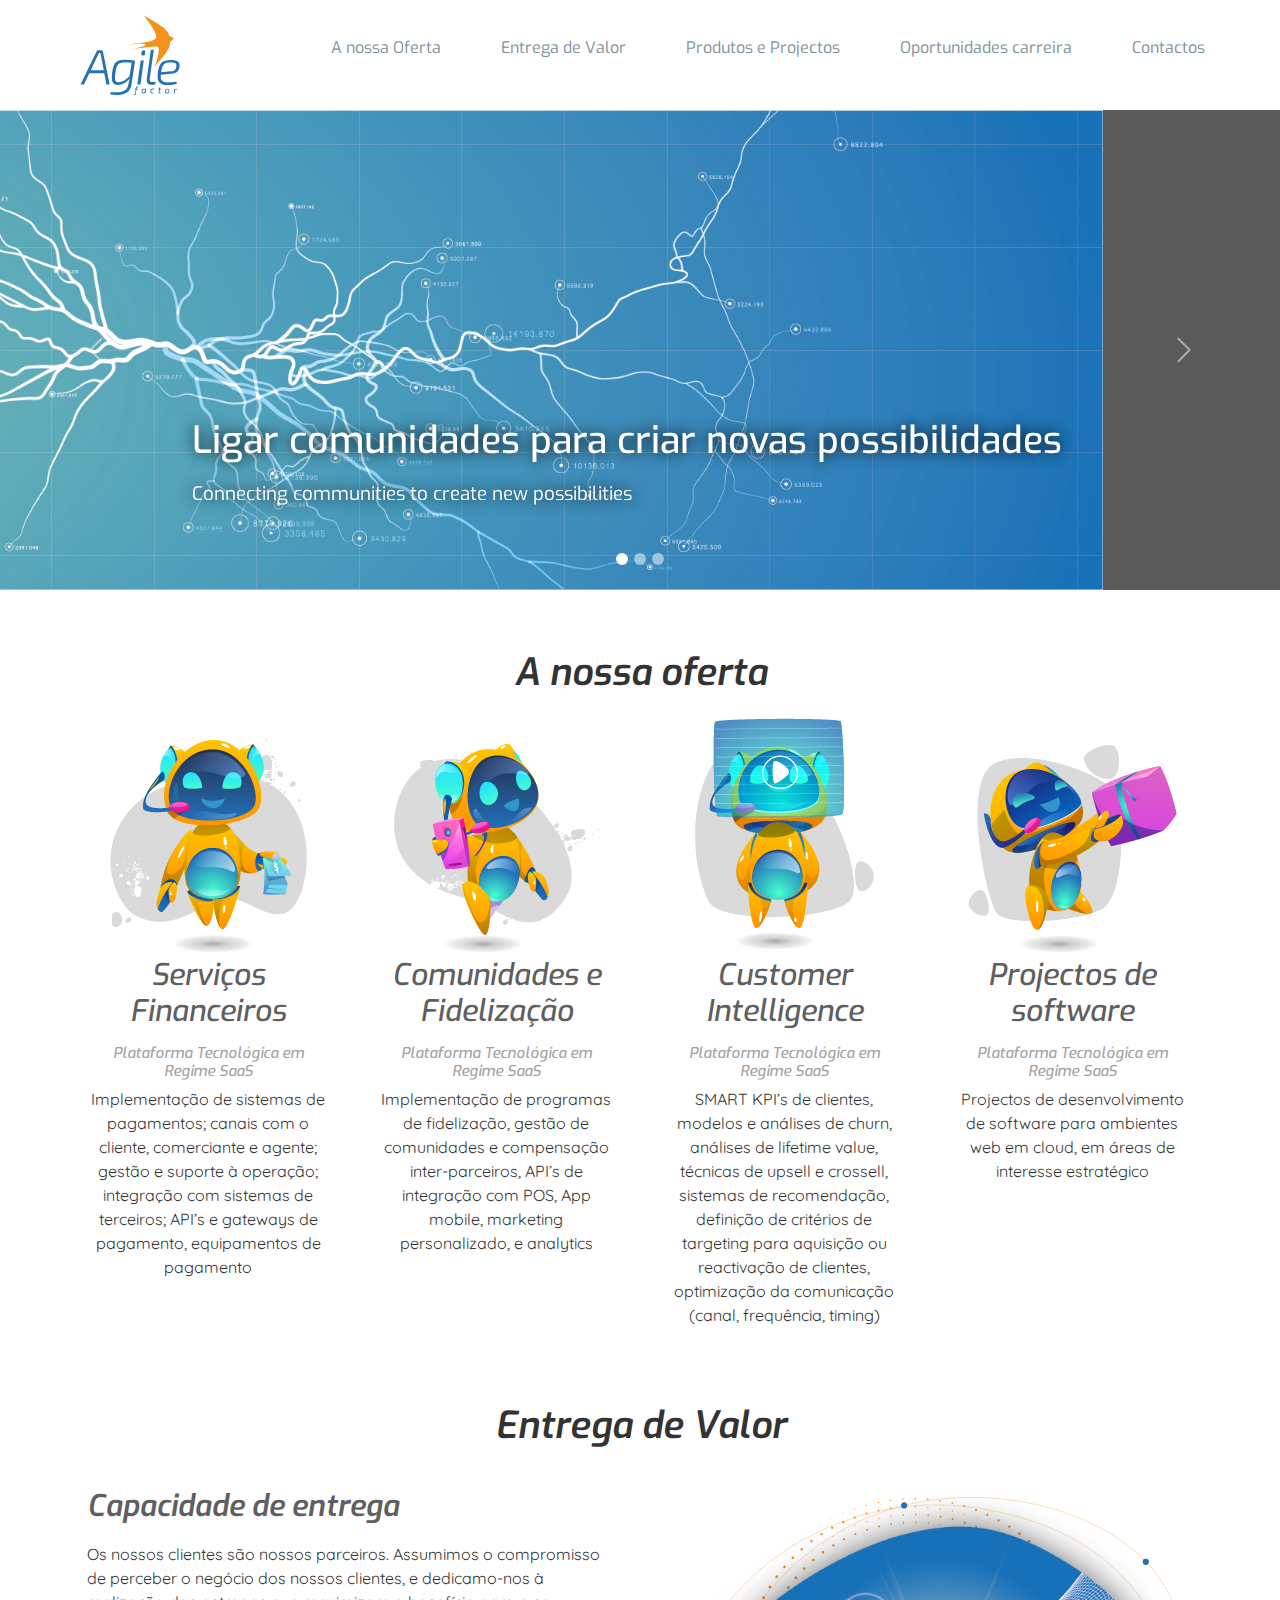
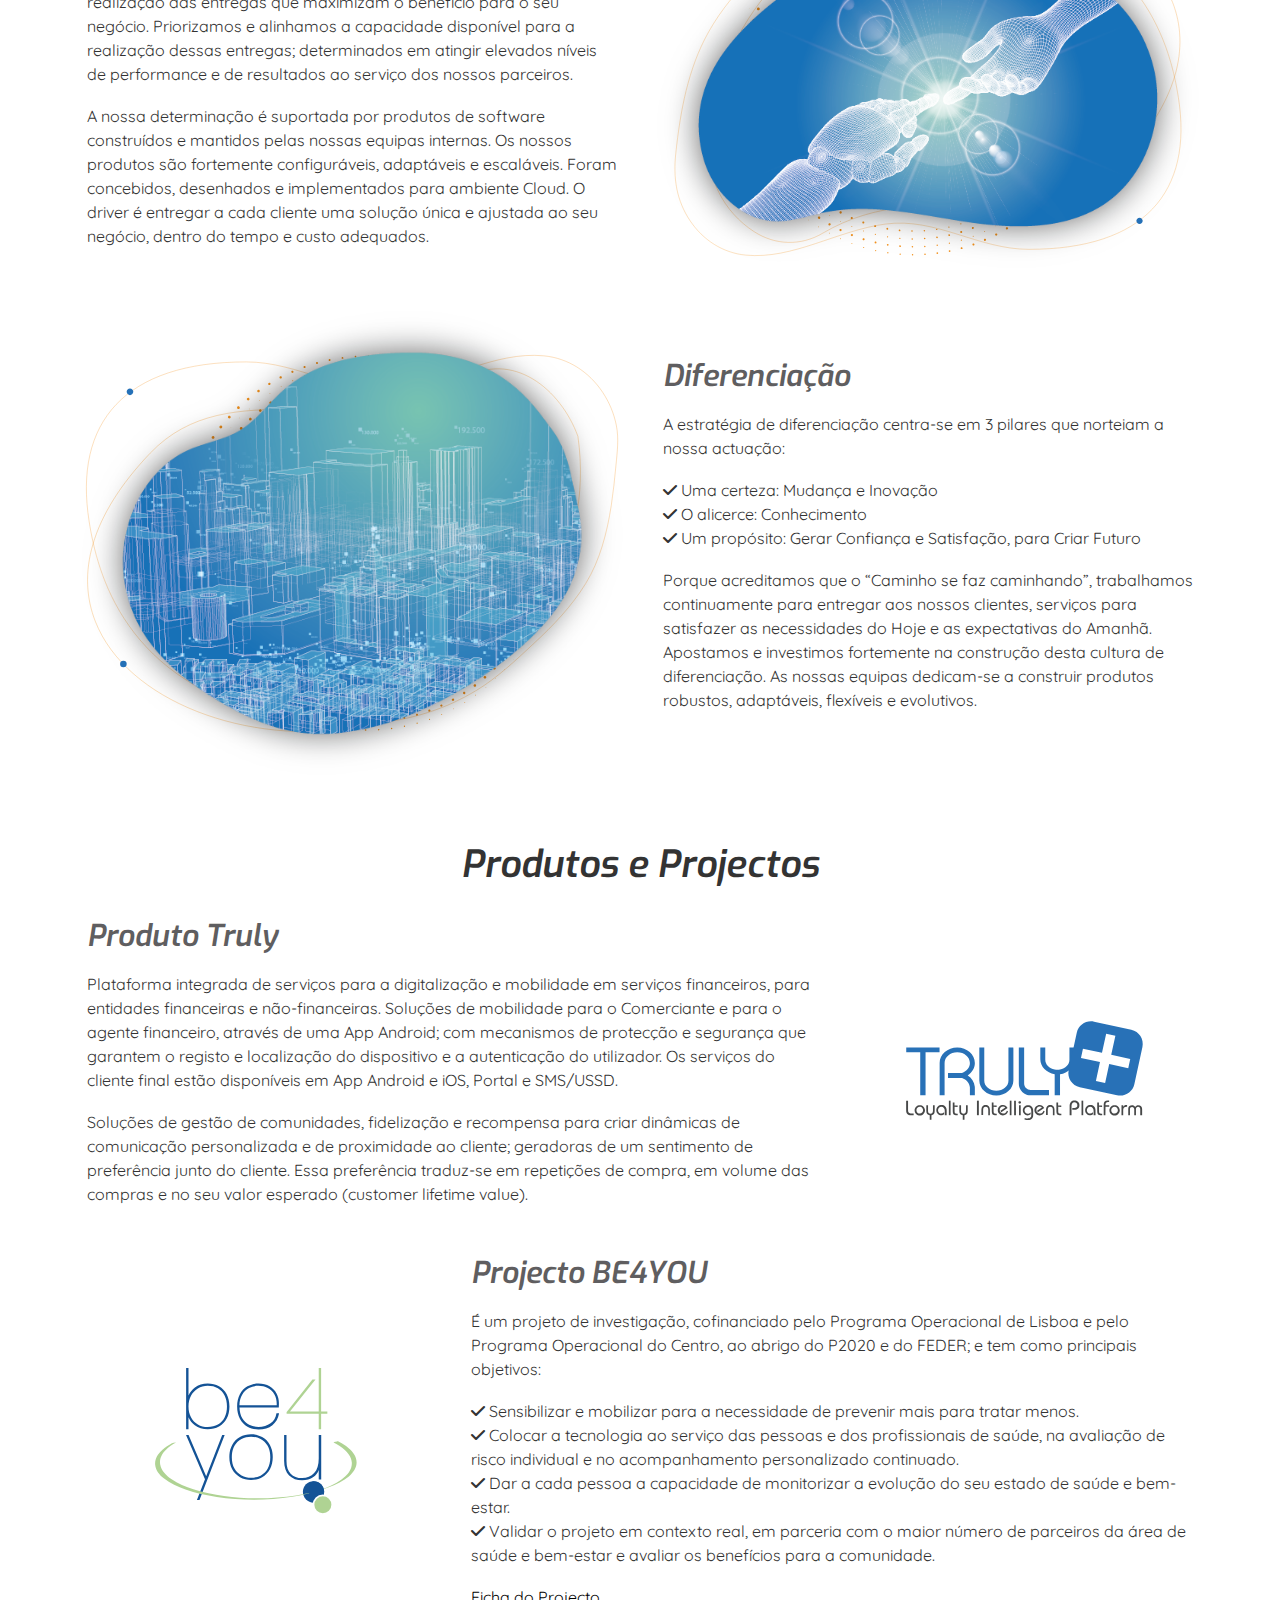
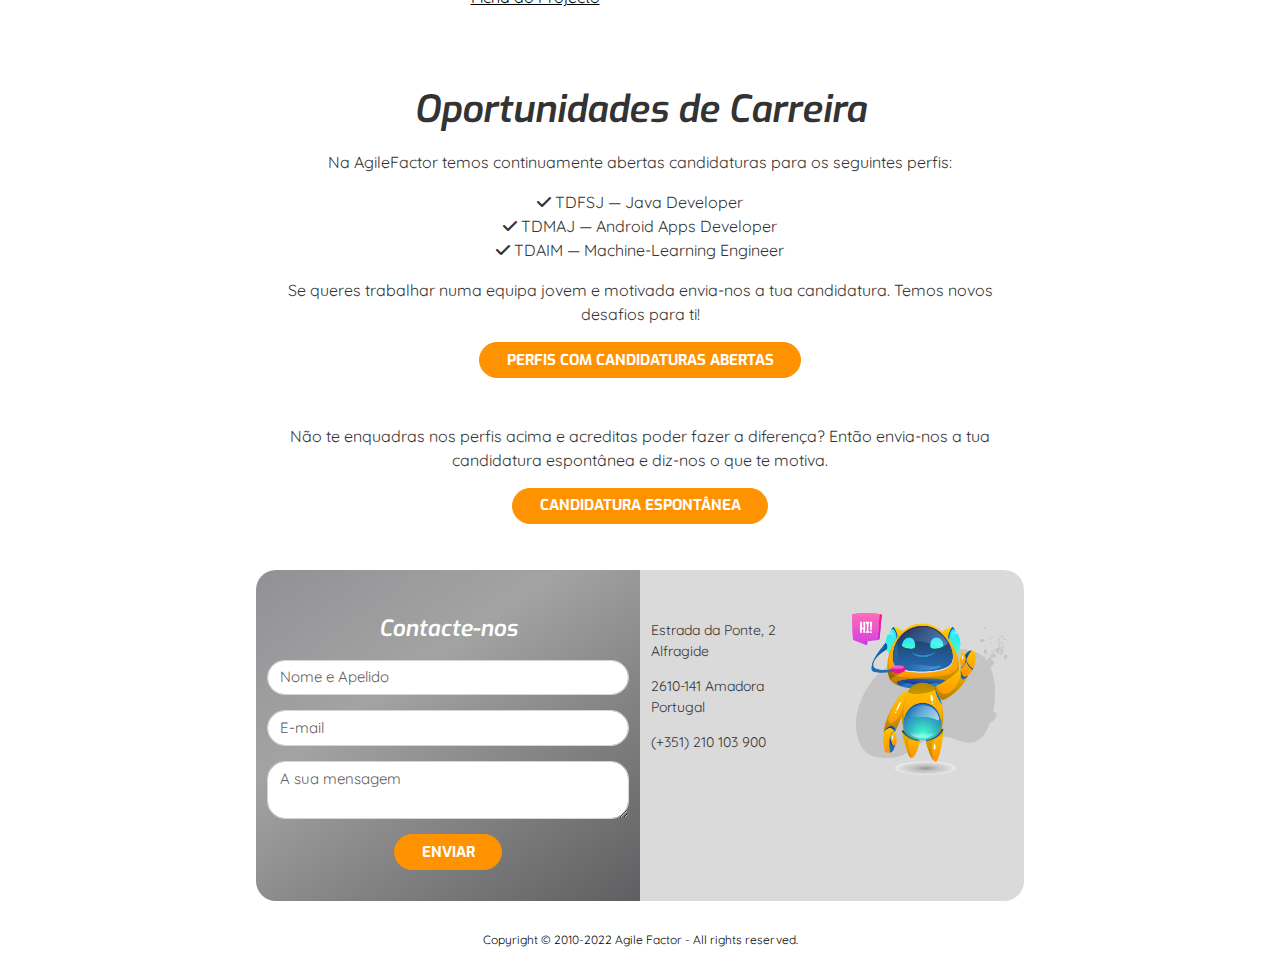
<file: index.html>
<!DOCTYPE html>
<html lang="en">
  <head>
    <meta charset="utf-8" />
    <meta name="viewport" content="width=device-width, initial-scale=1" />
    <link rel="icon" href="images/favicon.png" sizes="any" />
    <!-- 32×32 -->

    <script src="js/bootstrap.min.js"></script>

    <title>Agile Factor</title>
    <link rel="preconnect" href="https://fonts.googleapis.com" />
    <link rel="preconnect" href="https://fonts.gstatic.com" crossorigin />
    <link
      href="https://fonts.googleapis.com/css2?family=Exo:ital,wght@0,100;0,200;0,300;0,400;0,500;0,600;0,700;0,800;0,900;1,100;1,200;1,300;1,400;1,500;1,600;1,700;1,800;1,900&family=Quicksand:wght@300;400;500;600;700&display=swap"
      rel="stylesheet"
    />

    <!-- Font Awesome -->
		<link
    href="https://cdnjs.cloudflare.com/ajax/libs/font-awesome/6.0.0/css/all.min.css"
    rel="stylesheet">

    <link rel="stylesheet" href="https://www.w3schools.com/w3css/4/w3.css">

    <link href="css/bootstrap.min.css" rel="stylesheet" />
    <link href="css/menuJS.css" rel="stylesheet" />
    <link href="css/carousel.css" rel="stylesheet" />
    <link type="text/css" rel="stylesheet" href="css/style.css" />
  </head>
  <body>
    <header>
      <div class="container">
        <nav class="navbar">
          <a href="index.html" class="nav-branding"
            ><img src="images/agile-logo.svg" alt="Agile Factor" width="110px;"
          /></a>
          <ul class="nav-menu">
            <li class="nav-item">
              <a href="#oferta" class="nav-link" aria-current="page"
                >A nossa Oferta</a
              >
            </li>
            <li class="nav-item">
              <a href="#valor" class="nav-link">Entrega de Valor</a>
            </li>
            <li class="nav-item">
              <a href="#projectos" class="nav-link">Produtos e Projectos</a>
            </li>
            <li class="nav-item">
              <a href="#jobs" class="nav-link">Oportunidades carreira</a>
            </li>
            <li class="nav-item">
              <a href="#contactos" class="nav-link">Contactos</a>
            </li>
          </ul>
          <div class="hamburger">
            <span class="bar"></span>
            <span class="bar"></span>
            <span class="bar"></span>
          </div>
        </nav>
      </div>
    </header>

    <main>
      <div id="myCarousel" class="carousel slide" data-bs-ride="carousel">
        <div class="carousel-indicators">
          <button
            type="button"
            data-bs-target="#myCarousel"
            data-bs-slide-to="0"
            class="active"
            aria-current="true"
            aria-label="Slide 1"
          ></button>
          <button
            type="button"
            data-bs-target="#myCarousel"
            data-bs-slide-to="1"
            aria-label="Slide 2"
          ></button>
          <button
            type="button"
            data-bs-target="#myCarousel"
            data-bs-slide-to="2"
            aria-label="Slide 3"
          ></button>
        </div>
        <div class="carousel-inner">
          <div class="carousel-item active">
            <img
              width="100%"
              height="auto"
              src="images/banner01.jpg"
              alt="Agile Factor"
            />

            <div class="container">
              <div class="carousel-caption text-start">
                <h1>Ligar comunidades para criar novas possibilidades</h1>
                <p>Connecting communities to create new possibilities</p>
              </div>
            </div>
          </div>
          <div class="carousel-item">
            <img
              width="100%"
              height="auto"
              src="images/banner02.jpg"
              alt="Agile Factor"
            />

            <div class="container">
              <div class="carousel-caption">
                <h1>Digitalização como caminho para a sustentabilidade</h1>
                <p>Digitalization shaping sustainability</p>
              </div>
            </div>
          </div>
          <div class="carousel-item">
            <img
              width="100%"
              height="auto"
              src="images/banner03.jpg"
              alt="Agile Factor"
            />

            <div class="container">
              <div class="carousel-caption text-end">
                <h1>Conhecimento para conquistar o futuro</h1>
                <p>Knowledge to conquer the future</p>
              </div>
            </div>
          </div>
        </div>
        <button
          class="carousel-control-prev"
          type="button"
          data-bs-target="#myCarousel"
          data-bs-slide="prev"
        >
          <span class="carousel-control-prev-icon" aria-hidden="true"></span>
          <span class="visually-hidden">Previous</span>
        </button>
        <button
          class="carousel-control-next"
          type="button"
          data-bs-target="#myCarousel"
          data-bs-slide="next"
        >
          <span class="carousel-control-next-icon" aria-hidden="true"></span>
          <span class="visually-hidden">Next</span>
        </button>
      </div>
    </main>

    <div class="container marketing" id="oferta">
      <!-- Four columns of text below the carousel -->
      <div class="row">
        <div><h1>A nossa oferta</h1></div>
        <div class="col-md-6 col-lg-3">
          <img
            width="219px"
            height="auto"
            src="images/boneco01.png"
            alt="Agile Factor"
          />

          <h2>Serviços Financeiros</h2>
          <h6>Plataforma Tecnológica em Regime SaaS</h6>
          <p>
            Implementação de sistemas de pagamentos; canais com o cliente, comerciante e agente; gestão e suporte à operação; integração com sistemas de terceiros; API’s e gateways de pagamento, equipamentos de pagamento
          </p>
        </div>
        <!-- /.col-lg-3 -->
        <div class="col-md-6 col-lg-3">
          <img
            width="219px"
            height="auto"
            src="images/boneco02.png"
            alt="Agile Factor"
          />

          <h2>Comunidades e Fidelização</h2>
          <h6>Plataforma Tecnológica em Regime SaaS</h6>
          <p>
            Implementação de programas de fidelização, gestão de comunidades e compensação inter-parceiros, API’s de integração com POS, App mobile, marketing personalizado, e analytics
          </p>
        </div>
        <!-- /.col-lg-3 -->
        <div class="col-md-6 col-lg-3">
          <img
            width="219px"
            height="auto"
            src="images/boneco03.png"
            alt="Agile Factor"
          />

          <h2>Customer Intelligence</h2>
          <h6>Plataforma Tecnológica em Regime SaaS</h6>
          <p>
            SMART KPI’s de clientes, modelos e análises de churn, análises de lifetime value, técnicas de upsell e crossell, sistemas de recomendação, definição de critérios de targeting para aquisição ou reactivação de clientes, optimização da comunicação (canal, frequência, timing)
          </p>
        </div>
        <!-- /.col-lg-3 -->
        <div class="col-md-6 col-lg-3">
          <img
            width="219px"
            height="auto"
            src="images/boneco04.png"
            alt="Agile Factor"
          />

          <h2>Projectos de software</h2>
          <h6>Plataforma Tecnológica em Regime SaaS</h6>
          <p>
            Projectos de desenvolvimento de software para ambientes web em cloud, em áreas de interesse estratégico
          </p>
        </div>
        <!-- /.col-lg-3 -->
      </div>
      <!-- /.row -->
    </div>

    <!-- START THE FEATURETTES -->

    <div class="container featurette" id="valor">
      <div><h1>Entrega de Valor</h1></div>
      <hr class="featurette-divider" />

      <div class="row featurette align-items-center">
        <div class="order-2 col-md-6 order-md-1">
          <h2 class="featurette-heading">Capacidade de entrega</h2>
          <p>
            Os nossos clientes são nossos parceiros. Assumimos o compromisso de perceber o negócio dos nossos clientes, e dedicamo-nos à realização das entregas que maximizam o benefício para o seu negócio. Priorizamos e alinhamos a capacidade disponível para a realização dessas entregas; determinados em atingir elevados níveis de performance e de resultados ao serviço dos nossos parceiros.
          </p>
          <p>
            A nossa determinação é suportada por produtos de software construídos e mantidos pelas nossas equipas internas. Os nossos produtos são fortemente configuráveis, adaptáveis e escaláveis. Foram concebidos, desenhados e implementados para ambiente Cloud. O driver é entregar a cada cliente uma solução única e ajustada ao seu negócio, dentro do tempo e custo adequados.
          </p>
        </div>
        <div class="order-1 col-md-6 order-md-2 fnd-maos">
          <img
            max-width="728px"
            height="auto"
            src="images/maos.png"
            alt="Agile Factor"
          />
        </div>
      </div>

      <hr class="featurette-divider" />

      <div class="row featurette align-items-center">
        <div class="order-2 col-md-6 order-md-2">
          <h2 class="featurette-heading">Diferenciação</h2>
          <p>
            A estratégia de diferenciação centra-se em 3 pilares que norteiam a nossa actuação:
          </p>
          <p>
            <i class="fa-solid fa-check"></i>&nbsp;Uma certeza: Mudança e Inovação
            <br>
            <i class="fa-solid fa-check"></i>&nbsp;O alicerce: Conhecimento
            <br>
            <i class="fa-solid fa-check"></i>&nbsp;Um propósito: Gerar Confiança e Satisfação, para Criar Futuro
          </p>
          <p>
            Porque acreditamos que o “Caminho se faz caminhando”, trabalhamos continuamente para entregar aos nossos clientes, serviços para satisfazer as necessidades do Hoje e as expectativas do Amanhã. Apostamos e investimos fortemente na construção desta cultura de diferenciação. As nossas equipas dedicam-se a construir produtos robustos, adaptáveis, flexíveis e evolutivos.
          </p>
        </div>
        <div class="order-1 col-md-6 order-md-1 fnd-city">
          <img
            max-width="728px"
            height="auto"
            src="images/cidade.png"
            alt="Agile Factor"
          />
        </div>
      </div>
    </div>

    <!-- START THE FEATURETTES 2 -->

    <div class="container featurette" id="projectos">
      <div><h1>Produtos e Projectos</h1></div>
      <hr class="featurette-divider" />

      <div class="row featurette align-items-center">
        <div class="order-2 col-md-8 order-md-1">
          <h2 class="featurette-heading">Produto Truly</h2>
          <p>
            Plataforma integrada de serviços para a digitalização e mobilidade em serviços financeiros, para entidades financeiras e não-financeiras. Soluções de mobilidade para o Comerciante e para o agente financeiro,  através de uma App Android; com mecanismos de protecção e segurança que garantem o registo e localização do dispositivo e a autenticação do utilizador. Os serviços do cliente final estão disponíveis em App Android e iOS, Portal e SMS/USSD.
          </p>
          <p>
            Soluções de gestão de comunidades, fidelização e recompensa para criar dinâmicas de comunicação personalizada e de proximidade ao cliente; geradoras de um sentimento de preferência junto do cliente. Essa preferência traduz-se em repetições de compra, em volume das compras e no seu valor esperado (customer lifetime value).
          </p>
        </div>
        <div class="order-1 col-md-4 order-md-2 text-center">
          <img
            width="250px"
            height="auto"
            src="images/trully-logo.svg"
            alt="Agile Factor"
          />
        </div>
      </div>

      <hr class="featurette-divider" />

      <div class="row featurette align-items-center">
        <div class="order-2 col-md-8">
          <h2 class="featurette-heading">Projecto BE4YOU</h2>
          <p>
            É um projeto de investigação, cofinanciado pelo Programa Operacional de Lisboa e pelo Programa Operacional do Centro, ao abrigo do P2020 e do FEDER; e tem como principais objetivos:
          </p>
          <p>
            <i class="fa-solid fa-check"></i>&nbsp;Sensibilizar e mobilizar para a necessidade de prevenir mais para tratar menos.
            <br>
            <i class="fa-solid fa-check"></i>&nbsp;Colocar a tecnologia ao serviço das pessoas e dos profissionais de saúde, na avaliação de risco individual e no acompanhamento personalizado continuado.
            <br>
            <i class="fa-solid fa-check"></i>&nbsp;Dar a cada pessoa a capacidade de monitorizar a evolução do seu estado de saúde e bem-estar.
            <br>
            <i class="fa-solid fa-check"></i>&nbsp;Validar o projeto em contexto real, em parceria com o maior número de parceiros da área de saúde e bem-estar e avaliar os benefícios para a comunidade.
          </p>
          <p>
            <a href="javascript:void(0);" onclick="document.getElementById('infoModal').style.display='block'"><u>Ficha do Projecto</u></a>
          </p>
        </div>
        <div class="order-1 col-md-4 text-center">
          <img
            width="220px"
            height="auto"
            src="images/be4you-logo.svg"
            alt="Agile Factor"
          />
        </div>
      </div>
    </div>

    <!-- Modal for BE4YOU Project Info -->
		<div class="w3-modal" id="infoModal">
			<div class="w3-modal-content">

                <header class="w3-container" id="info-modal-header">
                    <span onclick="document.getElementById('infoModal').style.dispay='none'"
                        class="w3-button w3-display-topright"></span>
                    <h3>Ficha do Projeto BE4YOU</h3>
                </header>

                <div class="w3-container" id="info-modal-content">
                    <p>
                        <br>
                        Designação do projeto: BE4YOU: Plataforma preditiva de análise do estado de
                        saúde & bem-estar
                        <br>
                        Código do projeto: LISBOA-01-0247-FEDER-046993 e <br>CENTRO-01-0247-FEDER-046993
                        <br>
                        Objetivo principal: Reforçar a investigação, o desenvolvimento tecnológico e a inovação
                        <br>
                        Programa Operacional Financiador: PO Lisboa e PO Centro
                        <br>
                        Região de intervenção: Lisboa e Centro
                        <br>
                        Entidade beneficiária: AgileFactor; INOV; Germano de Sousa; EIA; Segursal
                    </p>
           
                    <p>
                        Data de aprovação: 2021-12-09
                        <br>
                        Data de início: 01-12-2021
                        <br>
                        Data de conclusão: 30-06-2023
                        <br>
                        Custo elegível: 1.247.331,12€ (Total)
                        <br>
                        Apoio financeiro da União Europeia – FEDER: 707.940,68€ (Total)
                    </p>
              
                    <p>
                        O projeto BE4YOU visa o desenvolvimento de uma plataforma de serviços
                        inovadora cujo público-alvo primário são os adultos (+45 anos), e que atuará na
                        prevenção ativa e na promoção de hábitos e comportamentos adequados,
                        permitindo assim baixar o risco geral do estado de saúde dos membros da
                        comunidade. A solução assumirá um papel interventivo, gerindo e
                        monitorizando a evolução do bem-estar do membro da comunidade, de acordo
                        com as características do perfil em que está enquadrado. O membro tem
                        acesso aos serviços e produtos fornecidos pelos parceiros da comunidade, e
                        beneficia das funcionalidades e do assistente personalizado providenciado pela
                        comunidade.
                    </p>
                </div>

                <div class="w3-container w3-light-grey w3-padding">
                    <button class="w3-button w3-right w3-white w3-border"
                        onclick="document.getElementById('infoModal').style.display='none'">Fechar</button>
                </div>

            </div>
        </div>

    <div class="container jobs" id="jobs">
      <div><h1>Oportunidades de Carreira</h1></div>
      <div class="row align-items-center">
        <div class="col-md-8 offset-md-2 text-center">
          <p>
            Na AgileFactor temos continuamente abertas candidaturas para os seguintes perfis:
          </p>
          <p>
            <i class="fa-solid fa-check"></i>&nbsp;TDFSJ — Java Developer
            <br>
            <i class="fa-solid fa-check"></i>&nbsp;TDMAJ — Android Apps Developer
            <br>
            <i class="fa-solid fa-check"></i>&nbsp;TDAIM — Machine-Learning Engineer
          </p>
          <p>
            Se queres trabalhar numa equipa jovem e motivada envia-nos a tua candidatura. Temos novos desafios para ti!
          </p>
          <p>
            <a class="btn btn-orange" href="recrutamento.html"
              >Perfis com candidaturas abertas</a
            >
          </p>
          <p>
            Não te enquadras nos perfis acima e acreditas poder fazer a diferença? Então envia-nos a tua candidatura espontânea e diz-nos o que te motiva.
          </p>
          <p>
            <a class="btn btn-orange" href="recrutamento.html#formulario"
              >Candidatura Espontânea</a
            >
          </p>
        </div>
      </div>
    </div>

    <div class="container contact" id="contactos">
      <div class="row pb-4">
        <div class="order-2 col-lg-4 offset-lg-2 order-lg-1 py-3 leftSide">
          <h4>Contacte-nos</h4>

          <form
            class="needs-validation"
            novalidate
            id="contact"
            method="post"
            action="javascript:sendContactMail()"
            enctype="text/plain"
            accept-charset="utf-8"
          >
            <div class="col-12 mb-3">
              <input
                type="text"
                class="form-control"
                id="Name"
                name="nome"
                placeholder="Nome e Apelido"
                value=""
                required
              />
              <div class="invalid-feedback">Coloque Nome próprio e Apelido</div>
            </div>

            <div class="col-12 mb-3">
              <input
                type="email"
                class="form-control"
                id="email"
                name="email"
                placeholder="E-mail"
                required
              />
              <div class="invalid-feedback">
                Por favor, insira um e-mail válido
              </div>
            </div>

            <div class="col-12 mb-3">
              <textarea
                class="form-control"
                id="validationTextarea"
                name="comentario"
                placeholder="A sua mensagem"
                required
              ></textarea>
              <div class="invalid-feedback">Por favor, insira uma mensagem</div>
            </div>
            <p class="mt-3 text-center">
              <button class="btn btn-orange" type="submit">Enviar</button>
            </p>
          </form>
        </div>

        <div class="order-1 col-lg-4 order-lg-2 py-3 rightSide">
          <div class="row mt-4 align-items-center">
            <div class="col-6">
              <p>
                Estrada da Ponte, 2 Alfragide
              </p>
              <p>
                2610-141 Amadora<br />
                Portugal
              </p>
              <p>
                (+351) 210 103 900
              </p>
            </div>
            <div class="col-6">
              <img
                width="325px"
                height="auto"
                src="images/boneco05.png"
                alt="Agile Factor"
              />
            </div>
          </div>
        </div>
      </div>
    </div>

    <footer class="my-1 pt-1 text-muted text-center text-small">
      <p class="mb-4">
        Copyright &copy; 2010-2022 Agile Factor - All rights reserved.
      </p>
    </footer>

    <script src="js/bootstrap.bundle.min.js"></script>
    <script src="js/invalid-submission.js"></script>
    <script src="js/mailing.js"></script>

    <script type="text/javascript">
      const hamburger = document.querySelector(".hamburger");
      const navMenu = document.querySelector(".nav-menu");

      hamburger.addEventListener("click", () => {
        hamburger.classList.toggle("active");
        navMenu.classList.toggle("active");
      });

      document.querySelectorAll(".nav-link").forEach((n) =>
        n.addEventListener("click", () => {
          hamburger.classList.remove("active");
          navMenu.classList.remove("active");
        })
      );
    </script>
  </body>
</html>
</file>
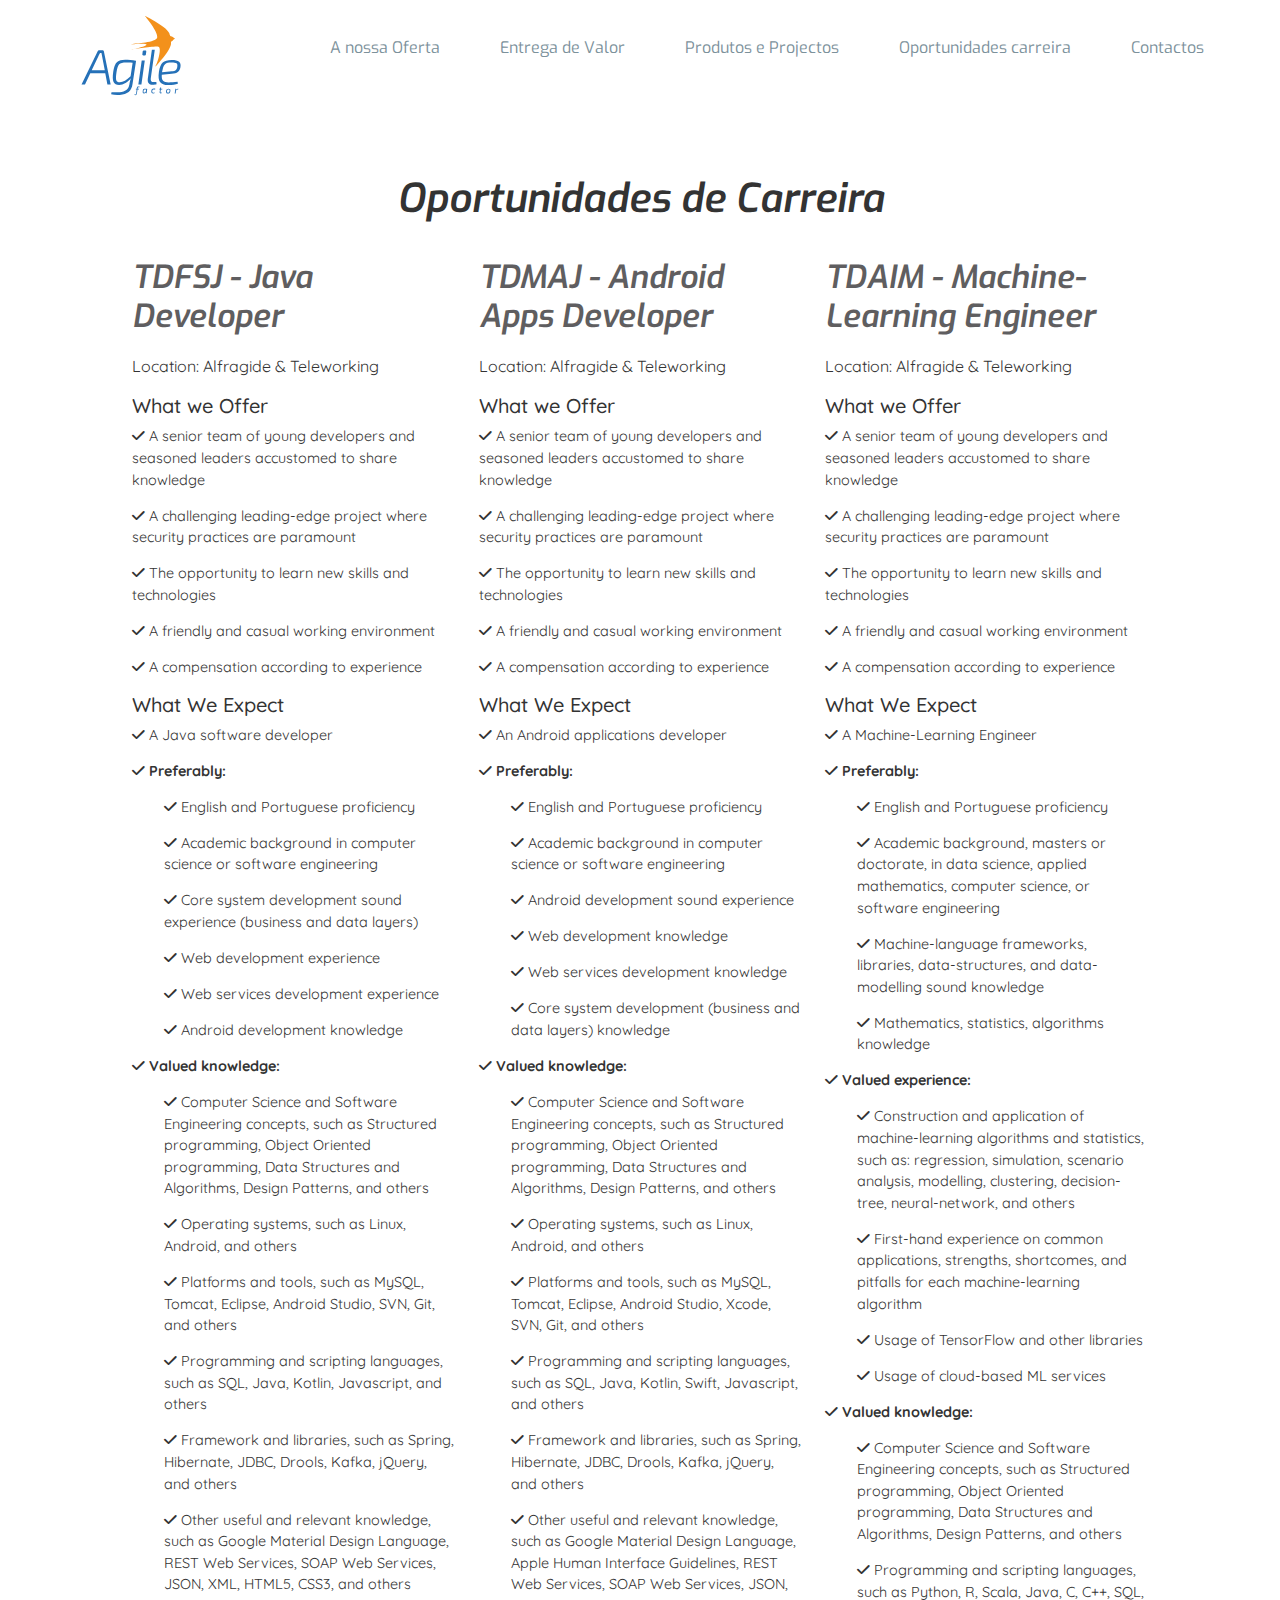
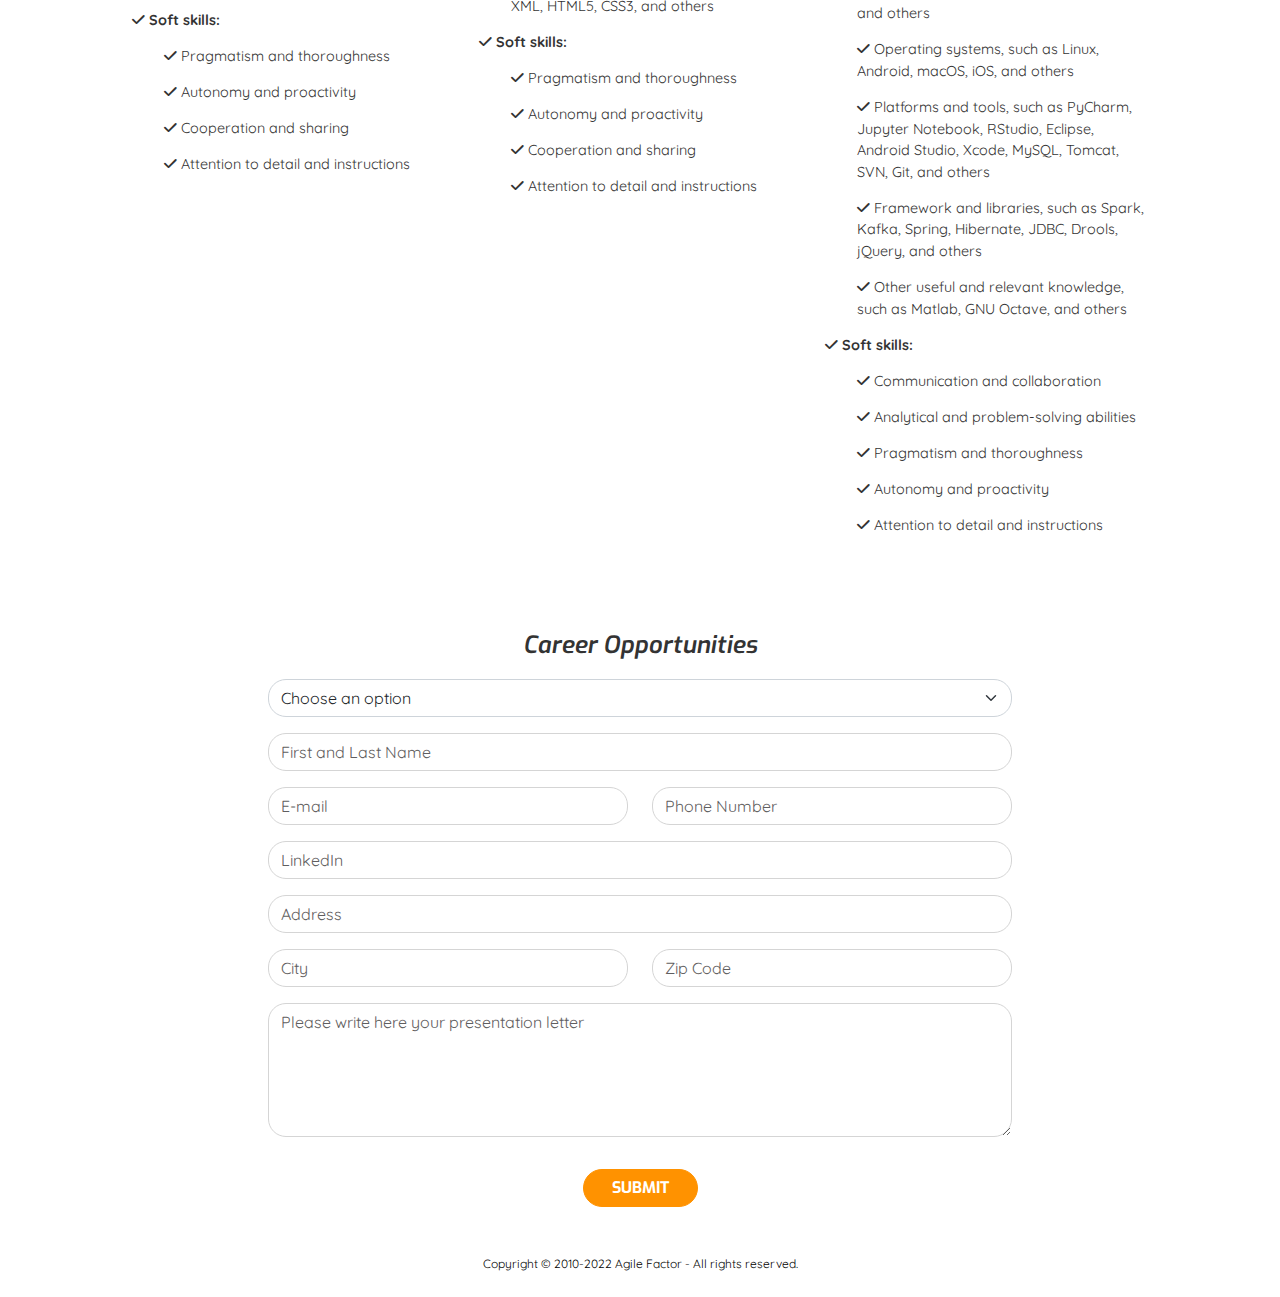
<file: recrutamento.html>
<!DOCTYPE html>
<html lang="en">
  <head>
    <meta charset="utf-8" />
    <meta name="viewport" content="width=device-width, initial-scale=1" />
    <link rel="icon" href="images/favicon.png" sizes="any" />

    <script src="js/bootstrap.min.js"></script>

    <title>Agile Factor</title>
    <link rel="preconnect" href="https://fonts.googleapis.com" />
    <link rel="preconnect" href="https://fonts.gstatic.com" crossorigin />
    <link
      href="https://fonts.googleapis.com/css2?family=Exo:ital,wght@0,100;0,200;0,300;0,400;0,500;0,600;0,700;0,800;0,900;1,100;1,200;1,300;1,400;1,500;1,600;1,700;1,800;1,900&family=Quicksand:wght@300;400;500;600;700&display=swap"
      rel="stylesheet"
    />

    <!-- Font Awesome -->
		<link
    href="https://cdnjs.cloudflare.com/ajax/libs/font-awesome/6.0.0/css/all.min.css"
    rel="stylesheet">

    <link href="css/bootstrap.min.css" rel="stylesheet" />
    <link href="css/menuJS.css" rel="stylesheet" />
    <link href="css/carousel.css" rel="stylesheet" />
    <link type="text/css" rel="stylesheet" href="css/style.css" />
  </head>
  <body>
    <header>
      <div class="container">
        <nav class="navbar">
          <a href="index.html" class="nav-branding"
            ><img src="images/agile-logo.svg" alt="Agile Factor" width="110px;"
          /></a>
          <ul class="nav-menu">
            <li class="nav-item">
              <a href="index.html#oferta" class="nav-link" aria-current="page"
                >A nossa Oferta</a
              >
            </li>
            <li class="nav-item">
              <a href="index.html#valor" class="nav-link">Entrega de Valor</a>
            </li>
            <li class="nav-item">
              <a href="index.html#projectos" class="nav-link"
                >Produtos e Projectos</a
              >
            </li>
            <li class="nav-item">
              <a href="index.html#jobs" class="nav-link"
                >Oportunidades carreira</a
              >
            </li>
            <li class="nav-item">
              <a href="index.html#contactos" class="nav-link">Contactos</a>
            </li>
          </ul>
          <div class="hamburger">
            <span class="bar"></span>
            <span class="bar"></span>
            <span class="bar"></span>
          </div>
        </nav>
      </div>
    </header>
    <div class="container recrutamento" id="recrutamento">
      <div><h1>Oportunidades de Carreira</h1></div>
      <div class="container px-0 py-3" id="featured-3">
        <div class="row g-4 py-0 row-cols-1 row-cols-lg-3">
          <div class="feature col">
            <h3 class="fs-2">TDFSJ - Java Developer</h3>
            
            <p>Location: Alfragide & Teleworking</p>

            <h5>What we Offer</h5>
            <div style="font-size: 0.9em;">
              <p><i class="fa-solid fa-check"></i>&nbsp;A senior team of young developers and seasoned leaders accustomed to share knowledge</p>
              <p><i class="fa-solid fa-check"></i>&nbsp;A challenging leading-edge project where security practices are paramount</p>
              <p><i class="fa-solid fa-check"></i>&nbsp;The opportunity to learn new skills and technologies</p>
              <p><i class="fa-solid fa-check"></i>&nbsp;A friendly and casual working environment</p>
              <p><i class="fa-solid fa-check"></i>&nbsp;A compensation according to experience</p>
            </div>

            <h5>What We Expect</h5>
            <div style="font-size: 0.9em;">
              <p><i class="fa-solid fa-check"></i>&nbsp;A Java software developer</p>
              <p><i class="fa-solid fa-check"></i>&nbsp;<b>Preferably:</b></p>
              <div style="padding-left: 2rem;">
                <p><i class="fa-solid fa-check"></i>&nbsp;English and Portuguese proficiency</p>
                <p><i class="fa-solid fa-check"></i>&nbsp;Academic background in computer science or software engineering</p>
                <p><i class="fa-solid fa-check"></i>&nbsp;Core system development sound experience (business and data layers)</p>
                <p><i class="fa-solid fa-check"></i>&nbsp;Web development experience</p>
                <p><i class="fa-solid fa-check"></i>&nbsp;Web services development experience</p>
                <p><i class="fa-solid fa-check"></i>&nbsp;Android development knowledge</p>
              </div>
              <p><i class="fa-solid fa-check"></i>&nbsp;<b>Valued knowledge:</b></p>
              <div style="padding-left: 2rem;">
                <p><i class="fa-solid fa-check"></i>&nbsp;Computer Science and Software Engineering concepts, such as Structured
                  programming, Object Oriented programming, Data Structures and
                  Algorithms, Design Patterns, and others</p>
                <p><i class="fa-solid fa-check"></i>&nbsp;Operating systems, such as Linux, Android, and others</p>
                <p><i class="fa-solid fa-check"></i>&nbsp;Platforms and tools, such as MySQL, Tomcat, Eclipse, Android Studio, SVN,
                  Git, and others</p>
                <p><i class="fa-solid fa-check"></i>&nbsp;Programming and scripting languages, such as SQL, Java, Kotlin, Javascript,
                  and others</p>
                <p><i class="fa-solid fa-check"></i>&nbsp;Framework and libraries, such as Spring, Hibernate, JDBC, Drools, Kafka,
                  jQuery, and others</p>
                <p><i class="fa-solid fa-check"></i>&nbsp;Other useful and relevant knowledge, such as Google Material Design
                  Language, REST Web Services, SOAP Web Services, JSON, XML, HTML5,
                  CSS3, and others</p>
              </div>
              <p><i class="fa-solid fa-check"></i>&nbsp;<b>Soft skills:</b></p>
              <div style="padding-left: 2rem;">
                <p><i class="fa-solid fa-check"></i>&nbsp;Pragmatism and thoroughness</p>
                <p><i class="fa-solid fa-check"></i>&nbsp;Autonomy and proactivity</p>
                <p><i class="fa-solid fa-check"></i>&nbsp;Cooperation and sharing</p>
                <p><i class="fa-solid fa-check"></i>&nbsp;Attention to detail and instructions</p>
              </div>
            </div>
          </div>

          <div class="feature col">
            <h3 class="fs-2">TDMAJ - Android Apps Developer</h3>

            <p>Location: Alfragide & Teleworking</p>

            <h5>What we Offer</h5>
            <div style="font-size: 0.9em;">
              <p><i class="fa-solid fa-check"></i>&nbsp;A senior team of young developers and seasoned leaders accustomed to share knowledge</p>
              <p><i class="fa-solid fa-check"></i>&nbsp;A challenging leading-edge project where security practices are paramount</p>
              <p><i class="fa-solid fa-check"></i>&nbsp;The opportunity to learn new skills and technologies</p>
              <p><i class="fa-solid fa-check"></i>&nbsp;A friendly and casual working environment</p>
              <p><i class="fa-solid fa-check"></i>&nbsp;A compensation according to experience</p>
            </div>

            <h5>What We Expect</h5>
            <div style="font-size: 0.9em;">
              <p><i class="fa-solid fa-check"></i>&nbsp;An Android applications developer</p>
              <p><i class="fa-solid fa-check"></i>&nbsp;<b>Preferably:</b></p>
              <div style="padding-left: 2rem;">
                <p><i class="fa-solid fa-check"></i>&nbsp;English and Portuguese proficiency</p>
                <p><i class="fa-solid fa-check"></i>&nbsp;Academic background in computer science or software engineering</p>
                <p><i class="fa-solid fa-check"></i>&nbsp;Android development sound experience</p>
                <p><i class="fa-solid fa-check"></i>&nbsp;Web development knowledge</p>
                <p><i class="fa-solid fa-check"></i>&nbsp;Web services development knowledge</p>
                <p><i class="fa-solid fa-check"></i>&nbsp;Core system development (business and data layers) knowledge</p>
              </div>
              <p><i class="fa-solid fa-check"></i>&nbsp;<b>Valued knowledge:</b></p>
              <div style="padding-left: 2rem;">
                <p><i class="fa-solid fa-check"></i>&nbsp;Computer Science and Software Engineering concepts, such as Structured
                  programming, Object Oriented programming, Data Structures and
                  Algorithms, Design Patterns, and others</p>
                <p><i class="fa-solid fa-check"></i>&nbsp;Operating systems, such as Linux, Android, and others</p>
                <p><i class="fa-solid fa-check"></i>&nbsp;Platforms and tools, such as MySQL, Tomcat, Eclipse, Android Studio,
                  Xcode, SVN, Git, and others</p>
                <p><i class="fa-solid fa-check"></i>&nbsp;Programming and scripting languages, such as SQL, Java, Kotlin, Swift, Javascript,
                  and others</p>
                <p><i class="fa-solid fa-check"></i>&nbsp;Framework and libraries, such as Spring, Hibernate, JDBC, Drools, Kafka,
                  jQuery, and others</p>
                <p><i class="fa-solid fa-check"></i>&nbsp;Other useful and relevant knowledge, such as Google Material Design
                  Language, Apple Human Interface Guidelines, REST Web Services, SOAP Web Services, JSON, XML, HTML5,
                  CSS3, and others</p>
              </div>
              <p><i class="fa-solid fa-check"></i>&nbsp;<b>Soft skills:</b></p>
              <div style="padding-left: 2rem;">
                <p><i class="fa-solid fa-check"></i>&nbsp;Pragmatism and thoroughness</p>
                <p><i class="fa-solid fa-check"></i>&nbsp;Autonomy and proactivity</p>
                <p><i class="fa-solid fa-check"></i>&nbsp;Cooperation and sharing</p>
                <p><i class="fa-solid fa-check"></i>&nbsp;Attention to detail and instructions</p>
              </div>
            </div>
          </div>

          <div class="feature col">
            <h3 class="fs-2">TDAIM - Machine-Learning Engineer</h3>

            <p>Location: Alfragide & Teleworking</p>

            <h5>What we Offer</h5>
            <div style="font-size: 0.9em;">
              <p><i class="fa-solid fa-check"></i>&nbsp;A senior team of young developers and seasoned leaders accustomed to share knowledge</p>
              <p><i class="fa-solid fa-check"></i>&nbsp;A challenging leading-edge project where security practices are paramount</p>
              <p><i class="fa-solid fa-check"></i>&nbsp;The opportunity to learn new skills and technologies</p>
              <p><i class="fa-solid fa-check"></i>&nbsp;A friendly and casual working environment</p>
              <p><i class="fa-solid fa-check"></i>&nbsp;A compensation according to experience</p>
            </div>

            <h5>What We Expect</h5>
            <div style="font-size: 0.9em;">
              <p><i class="fa-solid fa-check"></i>&nbsp;A Machine-Learning Engineer</p>
              <p><i class="fa-solid fa-check"></i>&nbsp;<b>Preferably:</b></p>
              <div style="padding-left: 2rem;">
                <p><i class="fa-solid fa-check"></i>&nbsp;English and Portuguese proficiency</p>
                <p><i class="fa-solid fa-check"></i>&nbsp;Academic background, masters or doctorate, in data science, applied
                  mathematics, computer science, or software engineering</p>
                <p><i class="fa-solid fa-check"></i>&nbsp;Machine-language frameworks, libraries, data-structures, and data-
                  modelling sound knowledge</p>
                <p><i class="fa-solid fa-check"></i>&nbsp;Mathematics, statistics, algorithms knowledge</p>
              </div>
              <p><i class="fa-solid fa-check"></i>&nbsp;<b>Valued experience:</b></p>
              <div style="padding-left: 2rem;">
                <p><i class="fa-solid fa-check"></i>&nbsp;Construction and application of machine-learning algorithms and statistics,
                  such as: regression, simulation, scenario analysis, modelling, clustering,
                  decision-tree, neural-network, and others</p>
                <p><i class="fa-solid fa-check"></i>&nbsp;First-hand experience on common applications, strengths, shortcomes, and
                  pitfalls for each machine-learning algorithm</p>
                <p><i class="fa-solid fa-check"></i>&nbsp;Usage of TensorFlow and other libraries</p>
                <p><i class="fa-solid fa-check"></i>&nbsp;Usage of cloud-based ML services</p>
              </div>
              <p><i class="fa-solid fa-check"></i>&nbsp;<b>Valued knowledge:</b></p>
              <div style="padding-left: 2rem;">
                <p><i class="fa-solid fa-check"></i>&nbsp;Computer Science and Software Engineering concepts, such as Structured
                  programming, Object Oriented programming, Data Structures and
                  Algorithms, Design Patterns, and others</p>
                <p><i class="fa-solid fa-check"></i>&nbsp;Programming and scripting languages, such as Python, R, Scala, Java, C, C++,
                  SQL, and others</p>
                <p><i class="fa-solid fa-check"></i>&nbsp;Operating systems, such as Linux, Android, macOS, iOS, and others</p>
                <p><i class="fa-solid fa-check"></i>&nbsp;Platforms and tools, such as PyCharm, Jupyter Notebook, RStudio, Eclipse,
                  Android Studio, Xcode, MySQL, Tomcat, SVN, Git, and others</p>
                <p><i class="fa-solid fa-check"></i>&nbsp;Framework and libraries, such as Spark, Kafka, Spring, Hibernate, JDBC,
                  Drools, jQuery, and others</p>
                <p><i class="fa-solid fa-check"></i>&nbsp;Other useful and relevant knowledge, such as Matlab, GNU Octave, and
                  others</p>
              </div>
              <p><i class="fa-solid fa-check"></i>&nbsp;<b>Soft skills:</b></p>
              <div style="padding-left: 2rem;">
                <p><i class="fa-solid fa-check"></i>&nbsp;Communication and collaboration</p>
                <p><i class="fa-solid fa-check"></i>&nbsp;Analytical and problem-solving abilities</p>
                <p><i class="fa-solid fa-check"></i>&nbsp;Pragmatism and thoroughness</p>
                <p><i class="fa-solid fa-check"></i>&nbsp;Autonomy and proactivity</p>
                <p><i class="fa-solid fa-check"></i>&nbsp;Attention to detail and instructions</p>
              </div>
            </div>
          </div>
        </div>
      </div>
    </div>

    <div class="container formulario" id="formulario">
      <div><h4>Career Opportunities</h4></div>
      <form
        class="needs-validation"
        novalidate
        id="contactJobs"
        method="post"
        action="javascript:sendRecruitmentMail()"
        enctype="text/plain"
        accept-charset="utf-8"
      >
        <div class="row pb-4">
          <div class="col-lg-8 offset-lg-2 pb-3">
            <select id="recruitment-select" class="form-select" required>
              <option selected disabled value="">Choose an option</option>
              <option value="0">Spontaneous application</option>
              <option value="1">TDFSJ - Java Developer</option>
              <option value="2">TDMAJ - Android Apps Developer</option>
              <option value="3">TDAIM - Machine-Learning Engineer</option>
            </select>
            <div class="invalid-feedback">Choose an option</div>
          </div>

          <div class="col-lg-8 offset-lg-2 pb-3">
            <input
              type="text"
              class="form-control"
              id="Name"
              name="nome"
              placeholder="First and Last Name"
              value=""
              required
            />
            <div class="invalid-feedback">Insert your First and Last Name</div>
          </div>

          <div class="row form-row m-0 p-0">
            <div class="col-lg-4 offset-lg-2 pb-3">
              <input
                type="email"
                class="form-control"
                id="email"
                name="email"
                placeholder="E-mail"
                required
              />
              <div class="invalid-feedback">
                Please insert a valid e-mail
              </div>
            </div>

            <div class="col-lg-4 pb-3">
              <input
                type="text"
                class="form-control"
                id="phone"
                name="phone"
                placeholder="Phone Number"
              />
<!--               <div class="invalid-feedback">
                Por favor, insira um telefone válido
              </div> -->
            </div>
          </div>

          <div class="col-lg-8 offset-lg-2 pb-3">
            <input
              type="url"
              class="form-control"
              id="linkedin"
              name="linkedin"
              placeholder="LinkedIn"
              value=""
              required
            />
            <div class="invalid-feedback">Insert a valid URL</div>
          </div>

          <div class="col-lg-8 offset-lg-2 pb-3 form-group">
            <input
              type="text"
              class="form-control"
              id="inputAddress"
              name="inputAddress"
              placeholder="Address"
            />
          </div>
<!--           <div class="col-lg-8 offset-lg-2 pb-3 form-group">
            <input
              type="text"
              class="form-control"
              id="inputAddress2"
              name="inputAddress2"
              placeholder="apartamento, estúdio, andar..."
            />
          </div> -->
          <div class="row form-row m-0 p-0">
            <div class="col-md-6 offset-lg-2 form-group col-lg-4 pb-3">
              <input
                type="text"
                class="form-control"
                id="Local"
                name="Local"
                placeholder="City"
              />
            </div>
            <div class="col-md-6 form-group col-lg-4 pb-3">
              <input
                type="text"
                class="form-control"
                id="inputZip"
                name="inputZip"
                placeholder="Zip Code"
              />
            </div>
          </div>

<!--           <div class="col-lg-8 offset-lg-2 pb-3">
            <div class="form-group form-control">
              <p>Adicione o seu CV actualizado</p>
              <input
                type="file"
                class="form-control-file"
                id="file"
                name="file"
                required
              />
            </div>
          </div> -->

          <div class="col-lg-8 offset-lg-2 pb-3">
            <textarea
              class="form-control"
              id="validationTextarea"
              name="comentario"
              rows="5"
              placeholder="Please write here your presentation letter"
              required
            ></textarea>
            <div class="invalid-feedback">
              Please write your presentation letter
            </div>
          </div>
          <p class="mt-3 text-center">
            <button class="btn btn-orange" type="submit">Submit</button>
          </p>
        </div>
      </form>
    </div>

    <footer class="my-1 pt-1 text-muted text-center text-small">
      <p class="mb-4">
        Copyright &copy; 2010-2022 Agile Factor - All rights reserved.
      </p>
    </footer>

    <script src="js/bootstrap.bundle.min.js"></script>
    <script src="js/invalid-submission.js"></script>
    <script src="js/mailing.js"></script>

    <script type="text/javascript">
      const hamburger = document.querySelector(".hamburger");
      const navMenu = document.querySelector(".nav-menu");

      hamburger.addEventListener("click", () => {
        hamburger.classList.toggle("active");
        navMenu.classList.toggle("active");
      });

      document.querySelectorAll(".nav-link").forEach((n) =>
        n.addEventListener("click", () => {
          hamburger.classList.remove("active");
          navMenu.classList.remove("active");
        })
      );
    </script>
  </body>
</html>
</file>
<file: css/menuJS.css>
*{
  padding: 0;
  margin: 0;
}header{
  background-color: #FFF;
}li{
  list-style: none;
}a{
  color: white;
  text-decoration: none;
}

.container{
  max-width: 1224px;
  width: 90%;
  margin: 0 auto;
}

.navbar{
  min-height: 110px;
  display: flex;
  justify-content: space-between;
  align-items: center;
}
.nav-branding{
  z-index: 98;
  font-size: 2rem;
}
.nav-menu{
  z-index: 97;
  display: flex;
  justify-content: center;
  align-items: center;
  gap: 60px;
}

.nav-menu ol, ul {
  padding-left: 0;
}

.nav-link{
  transition: 0.3s ease-out;
}
.nav-link:hover{
  color: dodgerblue;
}
.hamburger{
  z-index: 99;
  display: none;
  cursor: pointer;
}
.bar{
  display: block;
  width: 25px;
  height: 3px;
  margin: 5px auto;
  -webkit-transition: all 0.3s ease;
  transition: all 0.3s ease;
  background-color: #000;
}

@media(max-width:1024px){
  .hamburger{
    display: block;
  } 
  .hamburger.active .bar:nth-child(2){
    opacity: 0;
  } 
  .hamburger.active .bar:nth-child(1){
    transform: translateY(8px) rotate(45deg);
  } 
  .hamburger.active .bar:nth-child(3){
    transform: translateY(-8px) rotate(-45deg);
  } 
  .nav-menu{
    position: fixed;
    left: -100%;
    top: 110px;
    gap: 0;
    flex-direction: column;
    background-color: #f2f2f2;
    width: 100%;
    text-align: center;
    transition: 0.3s;
    height: 100vh;
    margin-top: -110px;
  } 
  .nav-item{
    margin: 16px 0;
    font-size: 24px;
  } 

  .nav-item a{
    color: #000;
  } 
  .nav-menu.active{
    left: 0;
  }
}
</file>
<file: css/carousel.css>
/* GLOBAL STYLES
-------------------------------------------------- */
/* Padding below the footer and lighter body text */


/* CUSTOMIZE THE CAROUSEL
-------------------------------------------------- */

/* Carousel base class */
.carousel {
	margin-bottom: 4rem;
  }
  /* Since positioning the image, we need to help out the caption */
  .carousel-caption {
    bottom: 3rem;
    z-index: 10;
    }

/* Declare heights because of positioning of img element */
.carousel-item {
  height: 32rem;
}

.carousel-indicators [data-bs-target] {
  width: 12px;
  height: 12px;
  border-radius: 50%;
}

.carousel-item.active, .carousel-item-next, .carousel-item-prev {
  display: block;
  background: #5a5a5a;
}

.carousel-caption h1{
  font-family: 'Exo', sans-serif;
  filter: drop-shadow(0 0 0.5rem rgba(0, 0, 0, 1));
  mix-blend-mode: multiply;
}

.carousel-caption p{
  font-family: 'Exo', sans-serif;
  filter: drop-shadow(0 0 0.5rem rgba(0, 0, 0, 1));
  mix-blend-mode: multiply;
}

.carousel-item img{
  position: absolute;
  overflow: hidden;
  height: 100%;
  width: auto;
  top: 0;
  left: -100%;
}

.carousel-item:nth-child(2) img{
  position: absolute;
  overflow: hidden;
  height: 100%;
  width: auto;
  top: 0;
  left: -190%;
}

@media only screen and (min-width: 764px) {
  .carousel-item img{
    height: 100%;
    width: auto;
    top: 0;
    left: -50%;
  }

  .carousel-item:nth-child(2) img{
    height: 100%;
    width: auto;
    top: 0;
    left: -50%;
  }
  }

  @media only screen and (min-width: 1024px) {
    .carousel-item img{
      height: 100%;
      width: auto;
      top: 0;
      left: -30%;
    }
    .carousel-item:nth-child(2) img{
      height: 100%;
      width: auto;
      top: 0;
      left: -30%;
    }
    
    }

    @media only screen and (min-width: 1440px) {
      .carousel-item img{
        height: 100%;
        width:100%;
        top: 0;
        left: 0;
      }
      .carousel-item:nth-child(2) img{
        height: 100%;
        width:100%;
        top: 0;
        left: 0;
      }
      }



/* RESPONSIVE CSS
-------------------------------------------------- */

@media (min-width: 40em) {
  /* Bump up size of carousel content */
  .carousel-caption p {
    margin-bottom: 1.25rem;
    font-size: 1.25rem;
    line-height: 1.4;
  }

}
</file>
<file: css/style.css>
@charset "utf-8";
/* CSS Document */

/*** RESET ***/
body {
  font-family: "Quicksand", sans-serif;
  /*font-family: 'Exo', sans-serif;*/
  color: #333;
  font-size: 16px;
  margin: 0;
  padding-top: 0px;
}

img {
  border: none;
}

a {
  text-decoration: none;
  color: #000;
  transition: 0.2s;
}

a:hover {
  color: #f28066;
}

h1,
h2,
h3 {
  margin: 0 0 0.5em 0;
}

p {
  margin: 0 0 1em 0;
}

div,
section,
article,
header,
footer {
  box-sizing: border-box;
}

.btn {
  --bs-btn-padding-x: 1.75rem;
  --bs-btn-padding-y: 0.375rem;
  --bs-btn-font-family: 'Exo', sans-serif;;
  --bs-btn-font-size: 1rem;
  --bs-btn-font-weight: 700;
  --bs-btn-line-height: 1.5;
  --bs-btn-color: #212529;
  --bs-btn-bg: transparent;
  --bs-btn-border-width: 1px;
  --bs-btn-border-color: transparent;
  --bs-btn-border-radius: 25px;
  --bs-btn-hover-border-color: transparent;
  --bs-btn-box-shadow: inset 0 1px 0 rgba(255, 255, 255, 0.15),0 1px 1px rgba(0, 0, 0, 0.075);
  --bs-btn-disabled-opacity: 0.65;
  --bs-btn-focus-box-shadow: 0 0 0 0.25rem rgba(var(--bs-btn-focus-shadow-rgb), .5);
  display: inline-block;
  padding: var(--bs-btn-padding-y) var(--bs-btn-padding-x);
  font-family: var(--bs-btn-font-family);
  font-size: var(--bs-btn-font-size);
  font-weight: var(--bs-btn-font-weight);
  line-height: var(--bs-btn-line-height);
  color: var(--bs-btn-color);
  text-align: center;
  text-decoration: none;
  text-transform: uppercase;
  vertical-align: middle;
  cursor: pointer;
  -webkit-user-select: none;
  -moz-user-select: none;
  user-select: none;
  border: var(--bs-btn-border-width) solid var(--bs-btn-border-color);
  border-radius: var(--bs-btn-border-radius);
  background-color: var(--bs-btn-bg);
  transition: color .15s ease-in-out,background-color .15s ease-in-out,border-color .15s ease-in-out,box-shadow .15s ease-in-out;
}

.btn-orange{
  --bs-btn-color: #fff;
  --bs-btn-bg: #ff9200;
  --bs-btn-border-color: #ff9200;
  --bs-btn-hover-color: #fff;
  --bs-btn-hover-bg: #f4a13d;
  --bs-btn-hover-border-color: #f4a13d;
  --bs-btn-focus-shadow-rgb: 130,138,145;
  --bs-btn-active-color: #fff;
  --bs-btn-active-bg: #f4a13d;
  --bs-btn-active-border-color: #f4a13d;
  --bs-btn-active-shadow: inset 0 3px 5px rgba(0, 0, 0, 0.125);
  --bs-btn-disabled-color: #fff;
  --bs-btn-disabled-bg: #6c757d;
  --bs-btn-disabled-border-color: #6c757d;
}


/*** HEADER ***/

.nav-link {
  font-family: "Exo", sans-serif;
  color: #7c919b;
}

.nav-link:hover,
.nav-link:focus {
  color: #000000;
}

.logo {
  width: 110px;
}

.nav {
  align-items: center;
}


/* MARKETING CONTENT
-------------------------------------------------- */

/* Center align the text within the three columns below the carousel */
.marketing {
	margin-bottom: 1.5rem;
	text-align: center;
  }

  .marketing p {
	margin-right: .75rem;
	margin-left: .75rem;
  }

  .marketing h1 {
    font-family: 'Exo', sans-serif;
    font-weight: 600;
    font-style: italic;
    margin-right: .75rem;
    margin-left: .75rem;
    }

  .marketing h2 {
    font-family: 'Exo', sans-serif;
    font-weight: 500;
    font-style: italic;
    color: #5f5e60;
    margin-right: .75rem;
    margin-left: .75rem;
    }

    .marketing h6 {
      font-family: 'Exo', sans-serif;
      font-weight: 500;
      font-style: italic;
      color: #a4a3a3;
      margin-right: .75rem;
      margin-left: .75rem;
      }

      /* featurette
-------------------------------------------------- */

.featurette img {
  max-width: 100%;
  }
  .featurette h1 {
  font-family: 'Exo', sans-serif;
  font-weight: 600;
  font-style: italic;
  margin: 4rem .75rem 0;
  text-align: center;
  }

  .featurette h2 {
    font-family: 'Exo', sans-serif;
    color: #5f5e60;
    font-weight: 600;
    font-style: italic;
    text-align: center;
    margin: 0 .75rem 1.2rem;
    }

    @media only screen and (min-width: 764px) {

      .featurette h2 {
        text-align: left;
      }
    }


    .featurette p {
      margin: 0 .75rem 1.2rem;
      }

  .featurette-divider {
    margin: 1rem 0; /* Space out the Bootstrap <hr> more */
    color: #FFF;
    background-color: #FFF;
  }

  .fnd-maos{
    background: url("../images/fnd-hands.svg");
    background-repeat: no-repeat;
    background-position: center;
  }
  .fnd-city{
    background: url("../images/fnd-city.svg");
    background-repeat: no-repeat;
    background-position: center;
  }

  /* JOBS
-------------------------------------------------- */
.jobs h1 {
  font-family: 'Exo', sans-serif;
  font-weight: 600;
  font-style: italic;
  margin: 4rem .75rem 1.2rem;
  text-align: center;
  }

.jobs .btn-orange{
  margin-bottom: 2rem;
}

  /* RECRUTAMEBNTO
-------------------------------------------------- */
.recrutamento h1 {
  font-family: 'Exo', sans-serif;
  font-weight: 600;
  font-style: italic;
  margin: 4rem .75rem 1.2rem;
  text-align: center;
  }

  .recrutamento h3 {
    font-family: 'Exo', sans-serif;
    font-weight: 600;
    font-style: italic;
    margin: 0rem 0rem 1.2rem;
    text-align: left;
    color: #5f5e60;
    }

    /* FORMULARIO
-------------------------------------------------- */
.formulario h4 {
  font-family: 'Exo', sans-serif;
  font-weight: 600;
  font-style: italic;
  margin: 4rem .75rem 1.2rem;
  text-align: center;
  }


  /* CONTACT
-------------------------------------------------- */

.contact h4{
  font-family: 'Exo', sans-serif;
  font-weight: 600;
  font-style: italic;
  margin: 2rem .75rem 1.2rem;
  text-align: center;
  color: #fff;
}

.contact img {
  max-width: 100%;
  }

.contact .leftSide{
  background: #212529;
  background: linear-gradient(145deg, rgba(145,145,149,1) 0%, rgba(164,163,163,1) 35%, rgba(95,94,96,1) 100%);
  border-radius: 0px 0px 20px 20px;
}

.contact .rightSide{
  background: #dadada;
  font-size: 14px;
  border-radius: 20px 20px 0 0;
}

@media only screen and (min-width: 764px) {

  .contact .leftSide{
    border-radius: 0px 0px 20px 20px;
  }

  .contact .rightSide{
    border-radius: 20px 20px 0 0;
  }
}

@media only screen and (min-width: 1080px) {

  .contact .leftSide{
    border-radius: 20px 0px 0px 20px;
  }

  .contact .rightSide{
    border-radius: 0px 20px 20px 0px;
  }
}

  /* FORMS
-------------------------------------------------- */

.form-control {
  display: block;
  width: 100%;
  padding: .375rem .75rem;
  font-size: 1rem;
  font-weight: 400;
  line-height: 1.5;
  color: #5f5e60;
  background-color: #fff;
  background-clip: padding-box;
  border: 1px solid #d5d5d5;
  -webkit-appearance: none;
  -moz-appearance: none;
  appearance: none;
  border-radius: 18px;
  transition: border-color .15s ease-in-out,box-shadow .15s ease-in-out;
}

.form-control::placeholder {
  color: #5f5e60;
  opacity: 1;
}

.form-control:focus {
  color: #212529;
  background-color: #fff;
  border-color: #000;
  outline: 0;
  box-shadow: 0 0 0 .25rem rgba(0,0,0,.05);
}

::marker{
  color: #5f5e60;
  background-color: #333;
}

footer p{
  font-size: 12px;
  color: #000;
}

select#recruitment-select.form-select {
  border-radius: 18px;
}

#info-modal-header {
  padding-top: 15px;
  color: white;
  background: #24588D;
}
</file>
